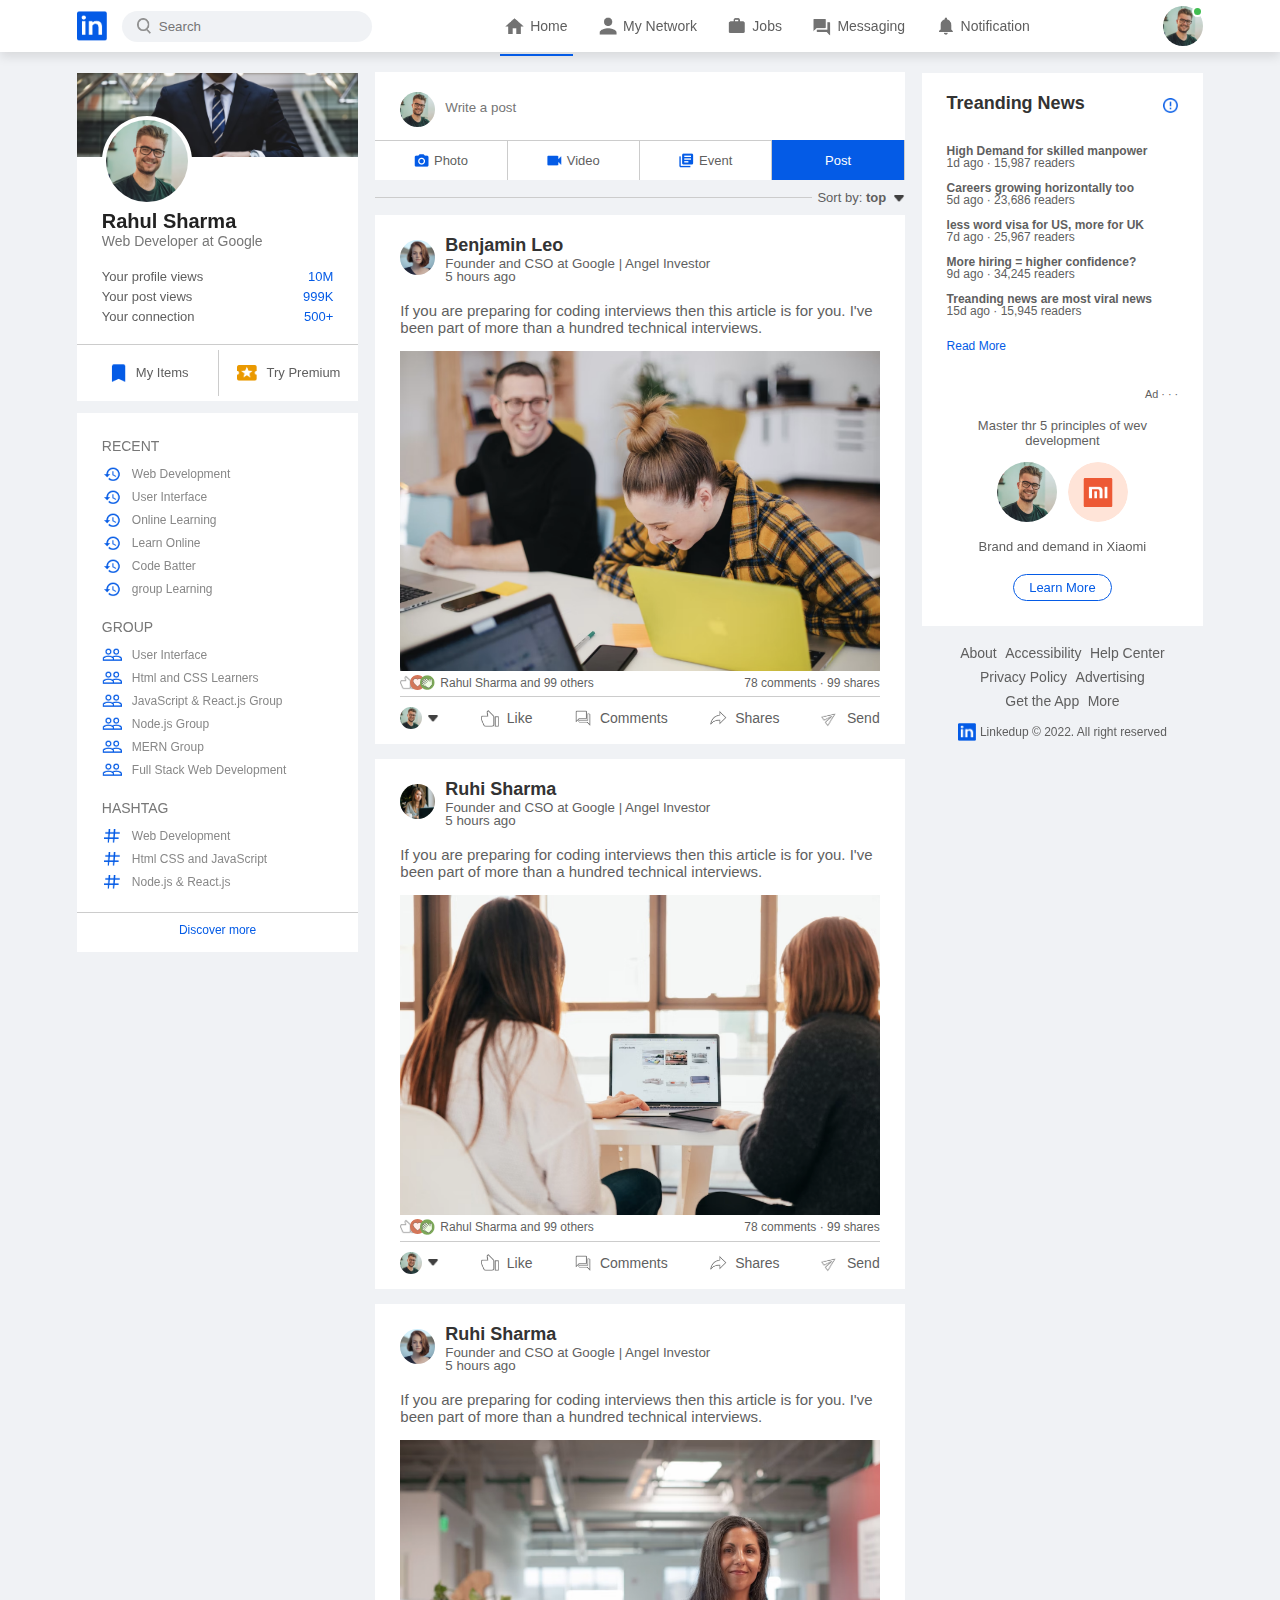
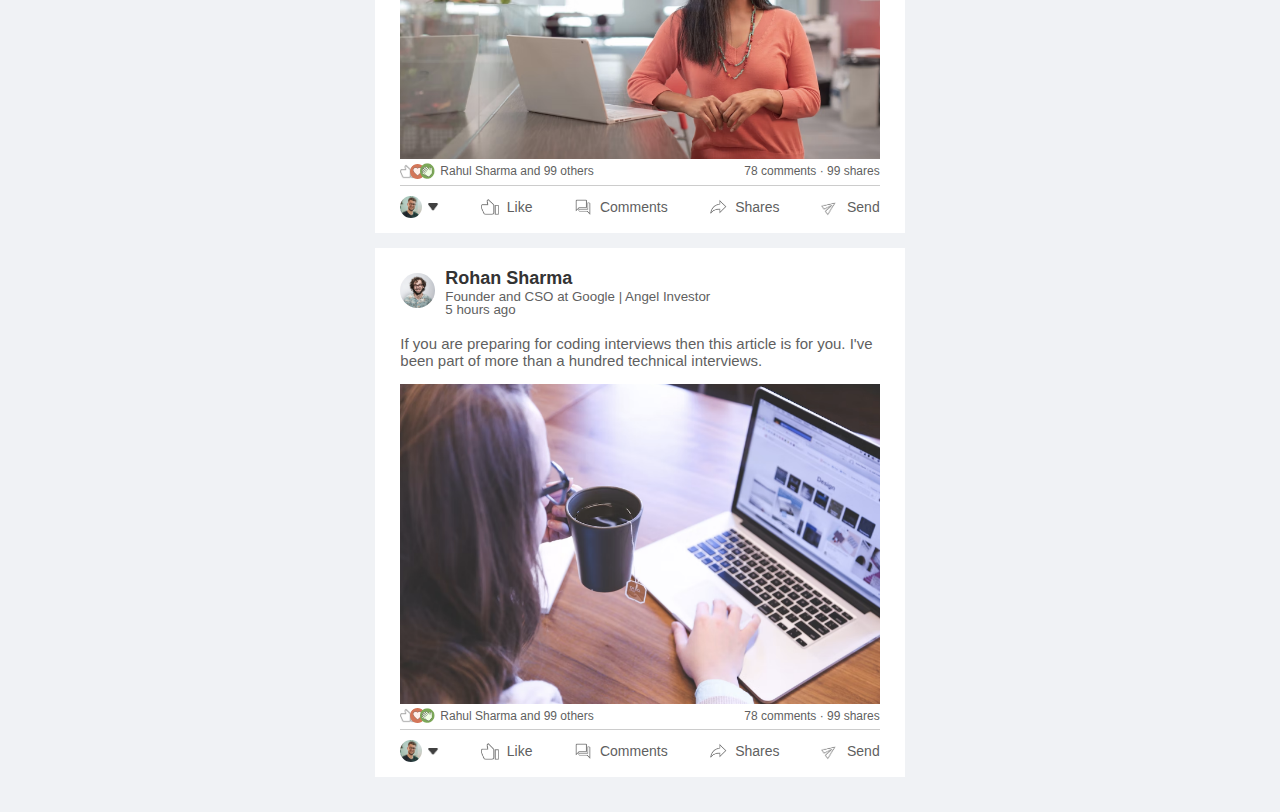
<file: index.html>
<!DOCTYPE html>
<html lang="en">

<head>
    <meta charset="UTF-8">
    <meta name="viewport" content="width=device-width, initial-scale=1.0">
    <title>Linkedin Clone</title>
    <link rel="stylesheet" href="style.css">
</head>

<body>
    <nav class="navbar">
        <div class="navbar-left">
            <a href="index.html" class="logo"> <img src="images/logo.png" alt="logo"></a>
            <div class="search-box">
                <img src="images/search.png" alt="search-box">
                <input type="text" placeholder="Search">
            </div>
        </div>
        <div class="navbar-center">
            <ul>
                <li><a href="#" class="active-link"> <img src="images/home.png" alt="home"> <span>Home</span></a></li>
                <li><a href="#"> <img src="images/network.png" alt="home"> <span>My Network</span></a></li>
                <li><a href="#"> <img src="images/jobs.png" alt="home"> <span>Jobs</span></a></li>
                <li><a href="#"> <img src="images/message.png" alt="home"> <span>Messaging</span></a></li>
                <li><a href="#"> <img src="images/notification.png" alt="home"> <span>Notification</span></a></li>
            </ul>
        </div>
        <div class="navbar-right">
            <div class="online">
                <img src="images/user-1.png" alt="user-profile" class="nav-profile-img" onclick="toggleMenu()">
            </div>
        </div>


        <!-- -----------profile-drop-down-menu------------ -->
        <div class="profile-menu-wrap" id="profileMenu">
            <div class="profile-menu">
                <div class="user-info">
                    <img src="images/user-1.png">
                    <div>
                        <h3>Rahul Sharma</h3>
                        <a href="profile.html">See your profile</a>
                    </div>
                </div>
                <hr>
                <a href="#" class="profile-menu-link">
                    <img src="images/feedback.png">
                    <p>Give Feedback</p>
                    <span>></span>
                </a>
                <a href="#" class="profile-menu-link">
                    <img src="images/setting.png">
                    <p>Setting & Privacy</p>
                    <span>></span>
                </a>
                <a href="#" class="profile-menu-link">
                    <img src="images/help.png">
                    <p>Help & Support</p>
                    <span>></span>
                </a>
                <a href="#" class="profile-menu-link">
                    <img src="images/display.png">
                    <p>Display & Accessibility</p>
                    <span>></span>
                </a>
                <a href="#" class="profile-menu-link">
                    <img src="images/logout.png">
                    <p>Logout</p>
                    <span>></span>
                </a>
            </div>
        </div>
    </nav>

    <!-- ----- navbar close ------ -->

    <div class="container">

        <!-- ----- left-sidebar ------ -->
        <div class="left-sidebar">
            <div class="sidebar-profile-box">
                <img src="images/cover-pic.png" alt="cover-pic" width="100%">
                <div class="sidebar-profile-info">
                    <img src="images/user-1.png" alt="user-1">
                    <h1>Rahul Sharma</h1>
                    <h3>Web Developer at Google</h3>
                    <ul>
                        <li>Your profile views <span>10M</span></li>
                        <li>Your post views <span>999K</span></li>
                        <li>Your connection <span>500+</span></li>
                    </ul>
                </div>
                <div class="sidebar-profile-link">
                    <a href="#"><img src="images/items.png" alt="items">My Items</a>
                    <a href="#"><img src="images/premium.png" alt="premium">Try Premium</a>
                </div>
            </div>
            <div class="sidebar-activity" id="sidebarActivity">
                <h3>RECENT</h3>
                <a href="#"><img src="images/recent.png" alt="recent">Web Development</a>
                <a href="#"><img src="images/recent.png" alt="recent">User Interface</a>
                <a href="#"><img src="images/recent.png" alt="recent">Online Learning</a>
                <a href="#"><img src="images/recent.png" alt="recent">Learn Online</a>
                <a href="#"><img src="images/recent.png" alt="recent">Code Batter</a>
                <a href="#"><img src="images/recent.png" alt="recent">group Learning</a>

                <h3>GROUP</h3>
                <a href="#"><img src="images/group.png" alt="group">User Interface</a>
                <a href="#"><img src="images/group.png" alt="group">Html and CSS Learners</a>
                <a href="#"><img src="images/group.png" alt="group">JavaScript & React.js Group</a>
                <a href="#"><img src="images/group.png" alt="group">Node.js Group</a>
                <a href="#"><img src="images/group.png" alt="group">MERN Group</a>
                <a href="#"><img src="images/group.png" alt="group">Full Stack Web Development</a>

                <h3>HASHTAG</h3>
                <a href="#"><img src="images/hashtag.png" alt="HASHTAG">Web Development</a>
                <a href="#"><img src="images/hashtag.png" alt="HASHTAG">Html CSS and JavaScript</a>
                <a href="#"><img src="images/hashtag.png" alt="HASHTAG">Node.js & React.js</a>

                <div class="discover-more-link">
                    <a href="#">Discover more</a>
                </div>
            </div>
            <p id="showmorelink" onclick="toggleActivity()">Show more <b>+</b>
            </p>

        </div>

        <!-- ----- main-content ------ -->
        <div class="main-content">
            <div class="create-post">
                <div class="create-post-input">
                    <img src="images/user-1.png">
                    <textarea rows="2" placeholder="Write a post"></textarea>
                </div>
                <div class="create-post-links">
                    <li><img src="images/photo.png">Photo</li>
                    <li><img src="images/video.png">Video</li>
                    <li><img src="images/event.png">Event</li>
                    <li>Post</li>
                </div>
            </div>
            <div class="sort-by">
                <hr>
                <p>Sort by: <span>top <img src="images/down-arrow.png"></span></p>
            </div>
            <div class="post">
                <div class="post-author">
                    <img src="images/user-3.png">
                    <div>
                        <h1>Benjamin Leo</h1>
                        <small>Founder and CSO at Google | Angel Investor</small>
                        <small>5 hours ago</small>
                    </div>
                </div>
                <p>If you are preparing for coding interviews then this article is for you. I've been part of more than
                    a hundred technical interviews.</p>
                <img src="images/post-image-1.png" width="100%">

                <div class="post-stats">
                    <div>
                        <img src="images/thumbsup.png">
                        <img src="images/love.png">
                        <img src="images/clap.png">
                        <span class="linked-users">Rahul Sharma and 99 others</span>
                    </div>
                    <div>
                        <span>78 comments &middot; 99 shares</span>
                    </div>
                </div>
                <div class="post-activity">
                    <div>
                        <img src="images/user-1.png" class="post-activity-user-icon">
                        <img src="images/down-arrow.png" class="post-activity-arrow-icon">
                    </div>
                    <div class="post-activity-link">
                        <img src="images/like.png">
                        <span>Like</span>
                    </div>
                    <div class="post-activity-link">
                        <img src="images/comment.png">
                        <span>Comments</span>
                    </div>
                    <div class="post-activity-link">
                        <img src="images/share.png">
                        <span>Shares</span>
                    </div>
                    <div class="post-activity-link">
                        <img src="images/send.png">
                        <span>Send</span>
                    </div>
                </div>
            </div>

            <div class="post">
                <div class="post-author">
                    <img src="images/user-4.png">
                    <div>
                        <h1>Ruhi Sharma</h1>
                        <small>Founder and CSO at Google | Angel Investor</small>
                        <small>5 hours ago</small>
                    </div>
                </div>
                <p>If you are preparing for coding interviews then this article is for you. I've been part of more than
                    a hundred technical interviews.</p>
                <img src="images/post-image-2.png" width="100%">

                <div class="post-stats">
                    <div>
                        <img src="images/thumbsup.png">
                        <img src="images/love.png">
                        <img src="images/clap.png">
                        <span class="linked-users">Rahul Sharma and 99 others</span>
                    </div>
                    <div>
                        <span>78 comments &middot; 99 shares</span>
                    </div>
                </div>
                <div class="post-activity">
                    <div>
                        <img src="images/user-1.png" class="post-activity-user-icon">
                        <img src="images/down-arrow.png" class="post-activity-arrow-icon">
                    </div>
                    <div class="post-activity-link">
                        <img src="images/like.png">
                        <span>Like</span>
                    </div>
                    <div class="post-activity-link">
                        <img src="images/comment.png">
                        <span>Comments</span>
                    </div>
                    <div class="post-activity-link">
                        <img src="images/share.png">
                        <span>Shares</span>
                    </div>
                    <div class="post-activity-link">
                        <img src="images/send.png">
                        <span>Send</span>
                    </div>
                </div>
            </div>

            <div class="post">
                <div class="post-author">
                    <img src="images/user-3.png">
                    <div>
                        <h1>Ruhi Sharma</h1>
                        <small>Founder and CSO at Google | Angel Investor</small>
                        <small>5 hours ago</small>
                    </div>
                </div>
                <p>If you are preparing for coding interviews then this article is for you. I've been part of more than
                    a hundred technical interviews.</p>
                <img src="images/post-image-3.png" width="100%">

                <div class="post-stats">
                    <div>
                        <img src="images/thumbsup.png">
                        <img src="images/love.png">
                        <img src="images/clap.png">
                        <span class="linked-users">Rahul Sharma and 99 others</span>
                    </div>
                    <div>
                        <span>78 comments &middot; 99 shares</span>
                    </div>
                </div>
                <div class="post-activity">
                    <div>
                        <img src="images/user-1.png" class="post-activity-user-icon">
                        <img src="images/down-arrow.png" class="post-activity-arrow-icon">
                    </div>
                    <div class="post-activity-link">
                        <img src="images/like.png">
                        <span>Like</span>
                    </div>
                    <div class="post-activity-link">
                        <img src="images/comment.png">
                        <span>Comments</span>
                    </div>
                    <div class="post-activity-link">
                        <img src="images/share.png">
                        <span>Shares</span>
                    </div>
                    <div class="post-activity-link">
                        <img src="images/send.png">
                        <span>Send</span>
                    </div>
                </div>
            </div>

            <div class="post">
                <div class="post-author">
                    <img src="images/user-2.png">
                    <div>
                        <h1>Rohan Sharma</h1>
                        <small>Founder and CSO at Google | Angel Investor</small>
                        <small>5 hours ago</small>
                    </div>
                </div>
                <p>If you are preparing for coding interviews then this article is for you. I've been part of more than
                    a hundred technical interviews.</p>
                <img src="images/post-image-4.png" width="100%">

                <div class="post-stats">
                    <div>
                        <img src="images/thumbsup.png">
                        <img src="images/love.png">
                        <img src="images/clap.png">
                        <span class="linked-users">Rahul Sharma and 99 others</span>
                    </div>
                    <div>
                        <span>78 comments &middot; 99 shares</span>
                    </div>
                </div>
                <div class="post-activity">
                    <div>
                        <img src="images/user-1.png" class="post-activity-user-icon">
                        <img src="images/down-arrow.png" class="post-activity-arrow-icon">
                    </div>
                    <div class="post-activity-link">
                        <img src="images/like.png">
                        <span>Like</span>
                    </div>
                    <div class="post-activity-link">
                        <img src="images/comment.png">
                        <span>Comments</span>
                    </div>
                    <div class="post-activity-link">
                        <img src="images/share.png">
                        <span>Shares</span>
                    </div>
                    <div class="post-activity-link">
                        <img src="images/send.png">
                        <span>Send</span>
                    </div>
                </div>
            </div>

        </div>

        <!-- ----- right-sidebar ------ -->
        <div class="right-sidebar">
            <div class="sidebar-news">
                <img src="images/more.png" class="info-icon">
                <h3>Treanding News</h3>
                <a href="#">High Demand for skilled manpower</a>
                <span>1d ago &middot; 15,987 readers</span>

                <a href="#">Careers growing horizontally too</a>
                <span>5d ago &middot; 23,686 readers</span>

                <a href="#">less word visa for US, more for UK</a>
                <span>7d ago &middot; 25,967 readers</span>

                <a href="#">More hiring = higher confidence?</a>
                <span>9d ago &middot; 34,245 readers</span>

                <a href="#">Treanding news are most viral news</a>
                <span>15d ago &middot; 15,945 readers</span>

                <a href="#" class="read-more-link">Read More</a>
            </div>

            <div class="sidebar-ad">
                <small>Ad &middot; &middot; &middot;</small>
                <p>Master thr 5 principles of wev development </p>
                <div>
                    <img src="images/user-1.png">
                    <img src="images/mi-logo.png">
                </div>
                <b>Brand and demand in Xiaomi</b>
                <a href="#" class="ad-link">Learn More</a>
            </div>

            <div class="sidebar-useful-links">
                <a href="#">About</a>
                <a href="#">Accessibility</a>
                <a href="#">Help Center</a>
                <a href="#">Privacy Policy</a>
                <a href="#">Advertising</a>
                <a href="#">Get the App</a>
                <a href="#">More</a>

                <div class="copyright-msg">
                    <img src="images/logo.png">
                    <p>Linkedup &#169; 2022. All right reserved</p>

                </div>
            </div>

        </div>
    </div>

    <!-- <script src="script.js"></script> -->
    <script>
        let profileMenu = document.getElementById("profileMenu");

        function toggleMenu() {
            profileMenu.classList.toggle("open-menu");
        }
    </script>
    <script>
        let sidebarActivity = document.getElementById("sidebarActivity");
        let morelink = document.getElementById("showmorelink");

        function toggleActivity() {
            sidebarActivity.classList.toggle("open-activity");

            if (sidebarActivity.classList.contains("open-activity")) {
                morelink.innerHTML = "Show Less <b>-</b>";
            }
            else {
                morelink.innerHTML = "Show More <b>+</b>";
            }
        }

    </script>
</body>

</html>
</file>
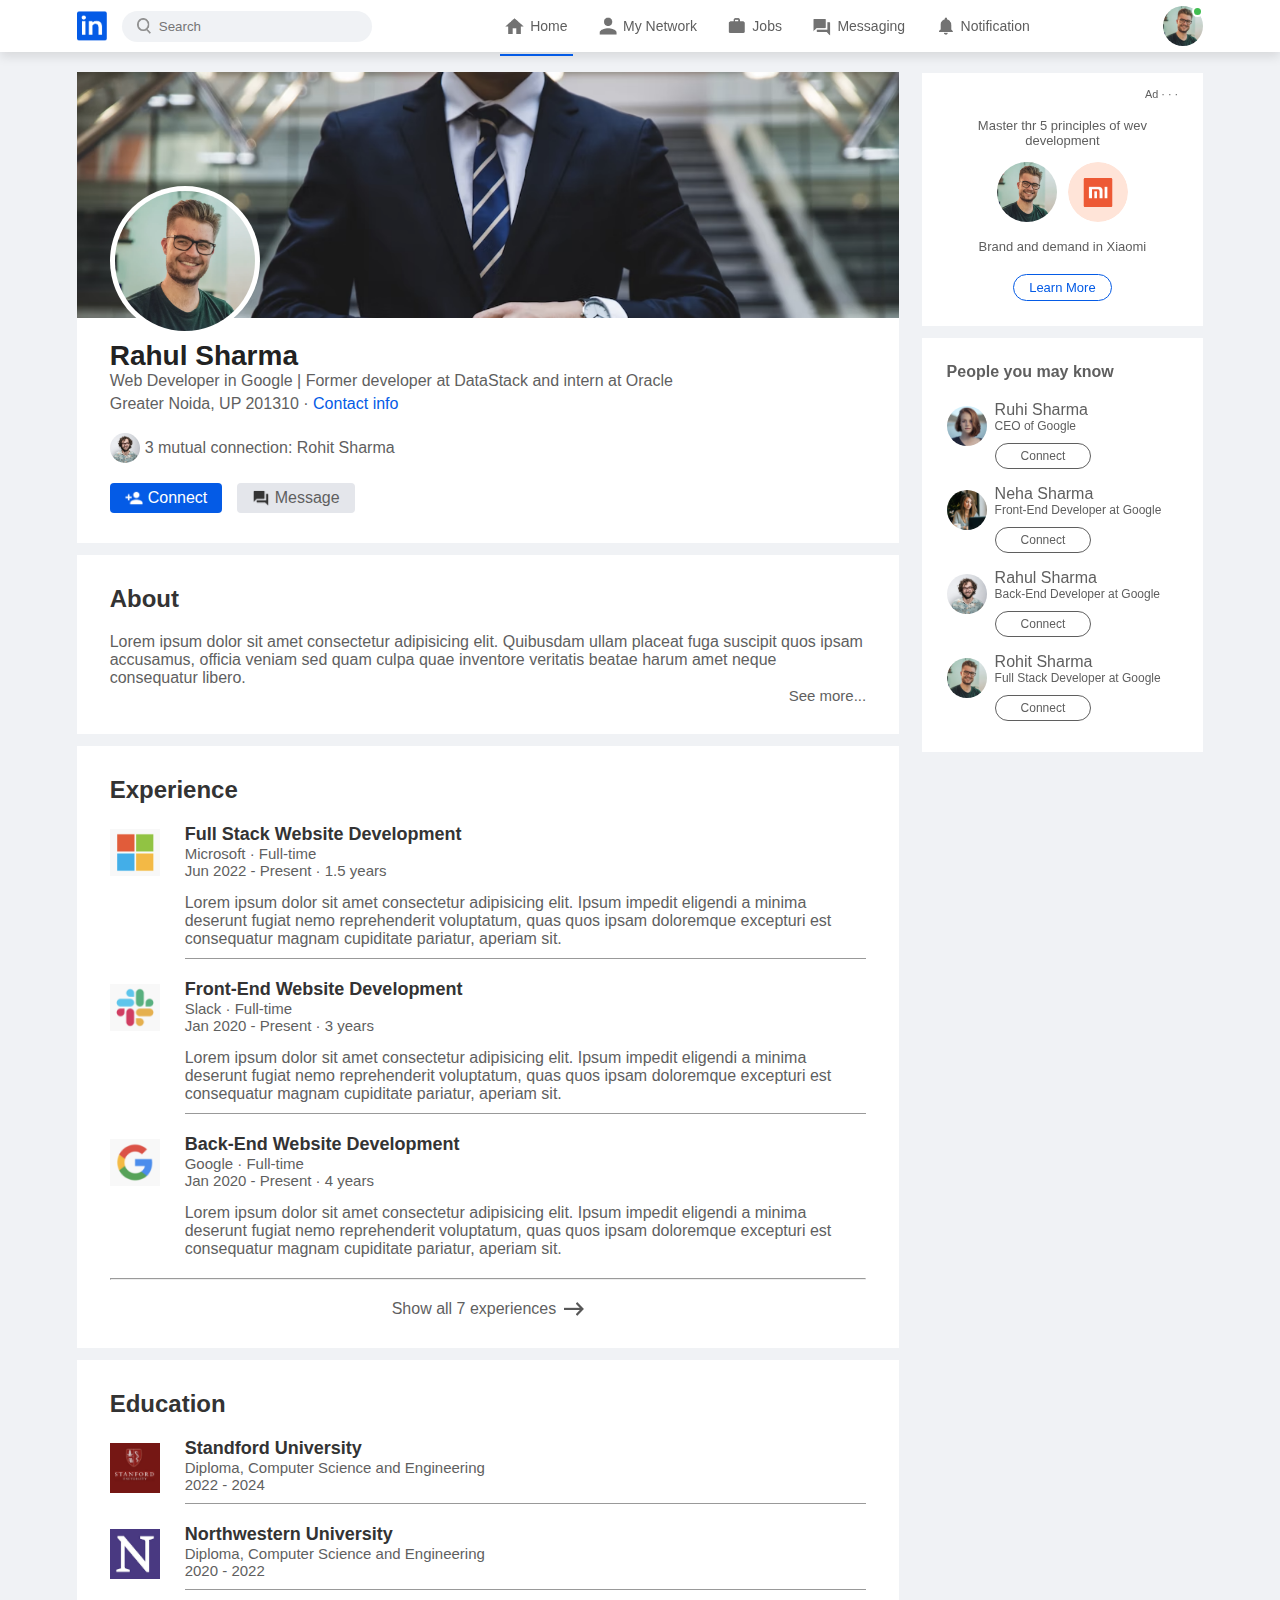
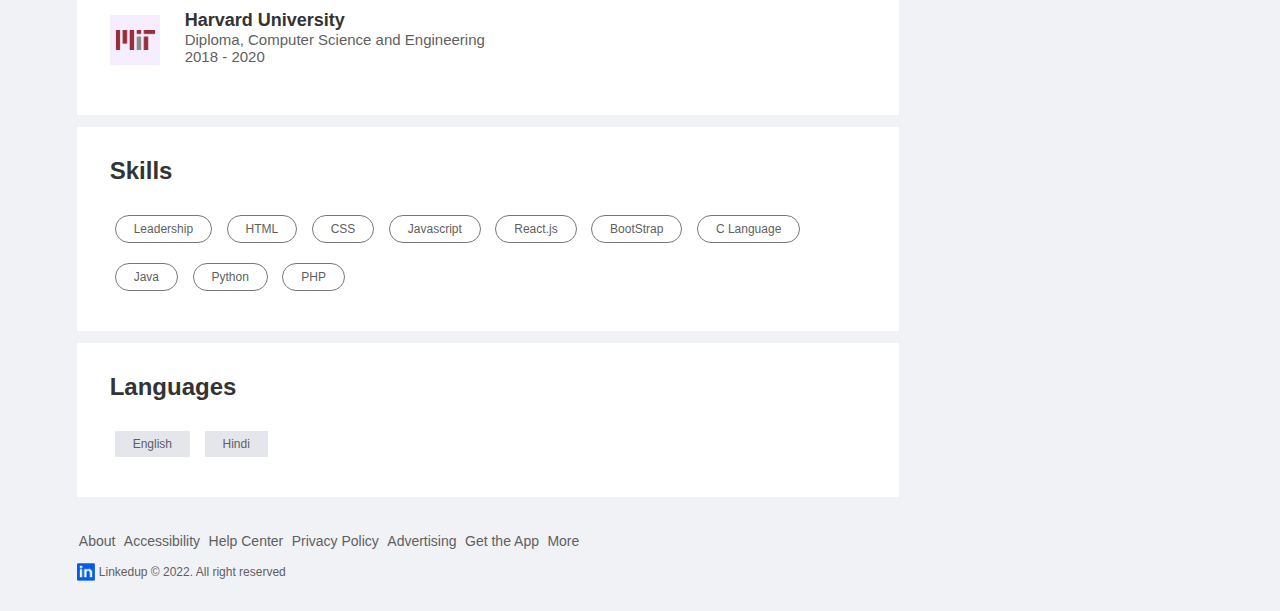
<file: profile.html>
<!DOCTYPE html>
<html lang="en">

<head>
    <meta charset="UTF-8">
    <meta name="viewport" content="width=device-width, initial-scale=1.0">
    <title>Linkedin Clone</title>
    <link rel="stylesheet" href="style.css">
</head>

<body>
    <nav class="navbar">
        <div class="navbar-left">
            <a href="index.html" class="logo"> <img src="images/logo.png" alt="logo"></a>
            <div class="search-box">
                <img src="images/search.png" alt="search-box">
                <input type="text" placeholder="Search">
            </div>
        </div>
        <div class="navbar-center">
            <ul>
                <li><a href="#" class="active-link"> <img src="images/home.png" alt="home"> <span>Home</span></a></li>
                <li><a href="#"> <img src="images/network.png" alt="home"> <span>My Network</span></a></li>
                <li><a href="#"> <img src="images/jobs.png" alt="home"> <span>Jobs</span></a></li>
                <li><a href="#"> <img src="images/message.png" alt="home"> <span>Messaging</span></a></li>
                <li><a href="#"> <img src="images/notification.png" alt="home"> <span>Notification</span></a></li>
            </ul>
        </div>
        <div class="navbar-right">
            <div class="online">
                <img src="images/user-1.png" alt="user-profile" class="nav-profile-img" onclick="toggleMenu()">
            </div>
        </div>


        <!-- -----------profile-drop-down-menu------------ -->
        <div class="profile-menu-wrap" id="profileMenu">
            <div class="profile-menu">
                <div class="user-info">
                    <img src="images/user-1.png">
                    <div>
                        <h3>Rahul Sharma</h3>
                        <a href="profile.html">See your profile</a>
                    </div>
                </div>
                <hr>
                <a href="#" class="profile-menu-link">
                    <img src="images/feedback.png">
                    <p>Give Feedback</p>
                    <span>></span>
                </a>
                <a href="#" class="profile-menu-link">
                    <img src="images/setting.png">
                    <p>Setting & Privacy</p>
                    <span>></span>
                </a>
                <a href="#" class="profile-menu-link">
                    <img src="images/help.png">
                    <p>Help & Support</p>
                    <span>></span>
                </a>
                <a href="#" class="profile-menu-link">
                    <img src="images/display.png">
                    <p>Display & Accessibility</p>
                    <span>></span>
                </a>
                <a href="#" class="profile-menu-link">
                    <img src="images/logout.png">
                    <p>Logout</p>
                    <span>></span>
                </a>
            </div>
        </div>
    </nav>

    <!-- ----- navbar close ------ -->
    <div class="container">
        <div class="profile-main">
            <div class="profile-container">
                <img src="images/cover-pic.png" width="100%">
                <div class="profile-container-inner">
                    <img src="images/user-1.png" class="profile-pic">
                    <h1>Rahul Sharma</h1>
                    <b>Web Developer in Google | Former developer at DataStack and intern at Oracle</b>
                    <p>Greater Noida, UP 201310 &middot;
                        <a href="#">Contact info</a>
                    </p>

                    <div class="mutual-connection">
                        <img src="images/user-2.png">
                        <span>3 mutual connection: Rohit Sharma</span>
                    </div>
                    <div class="profile-btn">
                        <a href="#" class="primery-btn"><img src="images/connect.png">Connect</a>
                        <a href="#"><img src="images/chat.png">Message</a>
                    </div>

                </div>
            </div>

            <div class="profile-description">
                <h2>About</h2>
                <p>Lorem ipsum dolor sit amet consectetur adipisicing elit. Quibusdam ullam placeat fuga suscipit quos
                    ipsam accusamus, officia veniam sed quam culpa quae inventore veritatis beatae harum amet neque
                    consequatur libero.</p>
                <a href="#" class="see-more-link">See more...</a>
            </div>
            <div class="profile-description">
                <h2>Experience</h2>
                <div class="profile-desc-row">
                    <img src="images/microsoft.png">
                    <div>
                        <h3>Full Stack Website Development</h3>
                        <b>Microsoft &middot; Full-time</b>
                        <b>Jun 2022 - Present &middot; 1.5 years</b>
                        <p>Lorem ipsum dolor sit amet consectetur adipisicing elit. Ipsum impedit eligendi a minima
                            deserunt fugiat nemo reprehenderit voluptatum, quas quos ipsam doloremque excepturi est
                            consequatur magnam cupiditate pariatur, aperiam sit.</p>
                        <hr>
                    </div>
                </div>

                <div class="profile-desc-row">
                    <img src="images/slack.png">
                    <div>
                        <h3>Front-End Website Development</h3>
                        <b>Slack &middot; Full-time</b>
                        <b>Jan 2020 - Present &middot; 3 years</b>
                        <p>Lorem ipsum dolor sit amet consectetur adipisicing elit. Ipsum impedit eligendi a minima
                            deserunt fugiat nemo reprehenderit voluptatum, quas quos ipsam doloremque excepturi est
                            consequatur magnam cupiditate pariatur, aperiam sit.</p>
                        <hr>
                    </div>
                </div>
                <div class="profile-desc-row">
                    <img src="images/google.png">
                    <div>
                        <h3>Back-End Website Development</h3>
                        <b>Google &middot; Full-time</b>
                        <b>Jan 2020 - Present &middot; 4 years</b>
                        <p>Lorem ipsum dolor sit amet consectetur adipisicing elit. Ipsum impedit eligendi a minima
                            deserunt fugiat nemo reprehenderit voluptatum, quas quos ipsam doloremque excepturi est
                            consequatur magnam cupiditate pariatur, aperiam sit.</p>
                    </div>
                </div>
                <hr>
                <a href="#" class="experience-link">Show all 7 experiences <img src="images/right-arrow.png"></a>
            </div>
            <div class="profile-description">
                <h2>Education</h2>
                <div class="profile-desc-row">
                    <img src="images/stanford.png">
                    <div>
                        <h3>Standford University</h3>
                        <b>Diploma, Computer Science and Engineering</b>
                        <b>2022 - 2024</b>
                        <hr>
                    </div>
                </div>
                <div class="profile-desc-row">
                    <img src="images/north.png">
                    <div>
                        <h3>Northwestern University</h3>
                        <b>Diploma, Computer Science and Engineering</b>
                        <b>2020 - 2022</b>
                        <hr>
                    </div>
                </div>
                <div class="profile-desc-row">
                    <img src="images/mit.png">
                    <div>
                        <h3>Harvard University</h3>
                        <b>Diploma, Computer Science and Engineering</b>
                        <b>2018 - 2020</b>
                    </div>
                </div>

            </div>
            <div class="profile-description">
                <h2>Skills</h2>
                <a href="#" class="skills-btn">Leadership</a>
                <a href="#" class="skills-btn">HTML</a>
                <a href="#" class="skills-btn">CSS</a>
                <a href="#" class="skills-btn">Javascript</a>
                <a href="#" class="skills-btn">React.js</a>
                <a href="#" class="skills-btn">BootStrap</a>
                <a href="#" class="skills-btn">C Language</a>
                <a href="#" class="skills-btn">Java</a>
                <a href="#" class="skills-btn">Python</a>
                <a href="#" class="skills-btn">PHP</a>
            </div>
            <div class="profile-description">
                <h2>Languages</h2>
                <a href="#" class="language-btn">English</a>
                <a href="#" class="language-btn">Hindi</a>
            </div>

        </div>
        <!-- profile-sidebar -->
        <div class="profile-sidebar">
            <div class="sidebar-ad">
                <small>Ad &middot; &middot; &middot;</small>
                <p>Master thr 5 principles of wev development </p>
                <div>
                    <img src="images/user-1.png">
                    <img src="images/mi-logo.png">
                </div>
                <b>Brand and demand in Xiaomi</b>
                <a href="#" class="ad-link">Learn More</a>
            </div>
            <div class="sidebar-people">
                <h3>People you may know</h3>
                <div class="sidebar-people-row">
                    <img src="images/user-3.png">
                    <div>
                        <h2>Ruhi Sharma</h2>
                        <p>CEO of Google</p>
                        <a href="#">Connect</a>
                    </div>
                </div>
                <div class="sidebar-people-row">
                    <img src="images/user-4.png">
                    <div>
                        <h2>Neha Sharma</h2>
                        <p>Front-End Developer at Google</p>
                        <a href="#">Connect</a>
                    </div>
                </div>
                <div class="sidebar-people-row">
                    <img src="images/user-2.png">
                    <div>
                        <h2>Rahul Sharma</h2>
                        <p>Back-End Developer at Google</p>
                        <a href="#">Connect</a>
                    </div>
                </div>
                <div class="sidebar-people-row">
                    <img src="images/user-1.png">
                    <div>
                        <h2>Rohit Sharma</h2>
                        <p>Full Stack Developer at Google</p>
                        <a href="#">Connect</a>
                    </div>
                </div>
            </div>


        </div>
    </div>
    <div class="profile-footer">
        <div class="sidebar-useful-links">
            <a href="#">About</a>
            <a href="#">Accessibility</a>
            <a href="#">Help Center</a>
            <a href="#">Privacy Policy</a>
            <a href="#">Advertising</a>
            <a href="#">Get the App</a>
            <a href="#">More</a>

            <div class="copyright-msg">
                <img src="images/logo.png">
                <p>Linkedup &#169; 2022. All right reserved</p>

            </div>
        </div>
    </div>

    <!-- javascript code -->
    <script>
        let profileMenu = document.getElementById("profileMenu");

        function toggleMenu() {
            profileMenu.classList.toggle("open-menu");
        }
    </script>
</body>

</html>
</file>
<file: style.css>
* {
    margin: 0;
    padding: 0;
    box-sizing: border-box;
    font-family: sans-serif;
}

body {
    background-color: #f0f2f5;
    color: #5f5f5f;
}

a {
    text-decoration: none;
    color: #5f5f5f;
}

.navbar {
    display: flex;
    align-items: center;
    justify-content: space-between;
    background-color: #fff;
    padding: 6px 6%;
    position: sticky;
    top: 0;
    z-index: 100;
    box-shadow: 0 5px 10px rgba(0, 0, 0, 0.1);

}

.logo img {
    width: 30px;
    margin-right: 15px;
    display: block;
}

.navbar-center ul li {
    display: inline-block;
    list-style: none;
}

.navbar-center ul li a {
    display: flex;
    align-items: center;
    font-size: 14px;
    margin: 5px 8px;
    padding-right: 5px;
    position: relative;
}

.navbar-center ul li a::after {
    content: '';
    width: 0;
    height: 2px;
    background: #045be6;
    position: absolute;
    bottom: -15px;
    transition: width 0.3s;
}

.navbar-center ul li a:hover::after,
.navbar-center ul li a.active-link::after {
    width: 100%;
}

.navbar-center ul li a img {
    width: 30px;
}

.nav-profile-img {
    width: 40px;
    border-radius: 50%;
    display: block;
    cursor: pointer;
    position: relative;
}

.online {
    position: relative;
}

.online::after {
    content: '';
    width: 7px;
    height: 7px;
    border: 2px solid #fff;
    border-radius: 50%;
    top: 0;
    right: 0;
    background-color: #41bd51;
    position: absolute;
}

.search-box {
    background-color: #f0f2f5;
    width: 250px;
    border-radius: 20px;
    display: flex;
    align-items: center;
    padding: 0 15px;
}

.navbar-left {
    display: flex;
    align-items: center;
}

.search-box img {
    width: 14px;
}

.search-box input {
    width: 100%;
    background: transparent;
    padding: 8px;
    outline: none;
    border: 0;
}

/* ----- navbar end ------ */
.container {
    padding: 20px 6%;
    display: flex;
    flex-wrap: wrap;
    justify-content: space-between;
}

.sidebar-profile-link {
    display: flex;
    align-items: center;
    border-top: 1px solid #ccc;
}

.sidebar-profile-link a {
    flex-basis: 50%;
    display: flex;
    align-items: center;
    justify-content: center;
    padding: 15px 0;
    font-size: 13px;
    border-left: 1px solid #ccc;
}

.sidebar-profile-link a:first-child {
    border-left: 0;
}

.sidebar-profile-link a img {
    width: 20px;
    margin-right: 10px;
}

.sidebar-activity {
    background: #fff;
    padding: 5px 25px;
    margin: 12px 0;
}

.sidebar-activity h3 {
    color: #777;
    font-size: 14px;
    font-weight: 500;
    margin: 20px 0 10px;
}

.sidebar-activity a {
    display: flex;
    align-items: center;
    font-size: 12px;
    font-weight: 500;
    color: #888;
    margin: 3px 0;
}

.sidebar-activity a img {
    width: 20px;
    margin-right: 10px;
}


/* --------left-sidebar------- */
.left-sidebar {
    flex-basis: 25%;
    align-self: flex-start;
    position: sticky;
    top: 73px;
}

.sidebar-profile-box {
    background: #fff;
}

.sidebar-profile-info {
    padding: 0 25px;
}

.sidebar-profile-info img {
    width: 90px;
    border-radius: 50%;
    background: #fff;
    padding: 4px;
    margin-top: -45px;
}

.sidebar-profile-info h1 {
    font-size: 20px;
    font-weight: 600;
    color: #222;
}

.sidebar-profile-info h3 {
    font-size: 14px;
    font-weight: 500;
    color: #777;
}

.sidebar-profile-info ul {
    list-style: none;
    margin: 20px 0;
}

.sidebar-profile-info ul li {
    width: 100%;
    margin: 5px 0;
    font-size: 13px;
}

.sidebar-profile-info ul li span {
    float: right;
    color: #045be6;
}

.discover-more-link {
    border-top: 1px solid #ccc;
    text-align: center;
    margin-top: 20px;
    margin-left: -25px;
    margin-right: -25px;
}

.discover-more-link a {
    color: #045be6;
    display: inline-block;
    margin: 10px 0;
}


/* --------right-sidebar------- */
.right-sidebar {
    flex-basis: 25%;
    align-self: flex-start;
    position: sticky;
    top: 73px;
}

.sidebar-news {
    background: #fff;
    padding: 10px 25px;
}

.info-icon {
    width: 15px;
    float: right;
    margin-top: 15px;
}

.sidebar-news h3 {
    font-size: 18px;
    font-weight: 600;
    color: #333;
    margin: 10px 0 30px;
}

.sidebar-news a {
    display: block;
    font-size: 12px;
    font-weight: 600;
    margin-top: 10px;
    margin-bottom: -5px;
}

.sidebar-news span {
    font-size: 12px;
}

.sidebar-news .read-more-link {
    color: #045be6;
    font-weight: 500;
    margin: 20px 0 10px;
}

.sidebar-ad {
    background: #fff;
    padding: 15px 25px;
    text-align: center;
    margin: 12px 0;
    font-size: 13px;
}

.sidebar-ad img {
    width: 60px;
    border-radius: 50%;
    margin: 4px;
}

.sidebar-ad small {
    float: right;
    font-weight: 500;
}

.sidebar-ad p {
    margin-top: 30px;
    margin-bottom: 10px;
}

.sidebar-ad b {
    display: block;
    font-weight: 500;
    margin-top: 10px;
}

.ad-link {
    display: inline-block;
    border: 1px solid #045be6;
    border-radius: 30px;
    padding: 5px 15px;
    color: #045be6;
    font-weight: 500;
    margin: 20px auto 10px;
}

.sidebar-useful-links {
    padding: 15px 25px;
    text-align: center;
}

.sidebar-useful-links a {
    display: inline-block;
    font-size: 14px;
    margin: 4px 2px;
}

.copyright-msg {
    display: flex;
    align-items: center;
    justify-content: center;
    font-size: 12px;
    margin-top: 10px;
    font-weight: 500;
}

.copyright-msg img {
    width: 18px;
    margin-right: 4px;

}



/* --------main-content------- */
.main-content {
    flex-basis: 47%;
    align-self: flex-start;
}

.create-post {
    background: #fff;
}

.create-post-input {
    padding: 20px 25px 10px;
    display: flex;
    align-items: flex-start;
}

.create-post-input img {
    width: 35px;
    border-radius: 50%;
    margin-right: 10px;
}

.create-post-input textarea {
    width: 100%;
    border: 0;
    outline: 0;
    resize: none;
    background: transparent;
    margin-top: 8px;
}

::placeholder {
    font-weight: 500;
}

.create-post-links {
    display: flex;
    align-items: flex-start;
}

.create-post-links li {
    list-style: none;
    border-top: 1px solid #ccc;
    border-right: 1px solid #ccc;
    flex-basis: 25%;
    height: 40px;
    font-size: 13px;
    display: flex;
    align-items: center;
    justify-content: center;
    cursor: pointer;
}

.create-post-links li img {
    width: 15px;
    margin-right: 5PX;
}

.create-post-links li:last-child {
    background: #045be6;
    color: #fff;
    border-top: 0;
    border-radius: 0;
}

.sort-by {
    display: flex;
    align-items: center;
    margin: 10px 0;
}

.sort-by hr {
    flex: 1;
    border: 0;
    height: 1px;
    background: #ccc;
}

.sort-by p {
    font-size: 13px;
    padding-left: 5px;
}

.sort-by p span {
    font-weight: 600;
    cursor: pointer;
}

.sort-by p span img {
    width: 12px;
    margin-left: 3px;
}

.post {
    background: #fff;
    padding: 20px 25px 5px;
    margin: 5px 0 15px;
}

.post-author {
    display: flex;
    align-items: flex-start;
    margin-bottom: 20px;
}

.post-author img {
    width: 35px;
    border-radius: 50%;
    margin-right: 10px;
    margin-top: 5px;
}

.post-author h1 {
    font-size: 18px;
    font-weight: 600;
    color: #333;
}

.post-author small {
    display: block;
    margin-bottom: -2px;
}

.post p {
    font-size: 15px;
    margin-bottom: 15px;
}

.post-stats {
    display: flex;
    flex-wrap: wrap;
    align-items: center;
    justify-content: space-between;
    font-size: 12px;
    border-bottom: 1px solid #ccc;
    padding-bottom: 6px;
}

.post-stats div {
    display: flex;
    align-items: center;
}

.post-stats img {
    width: 15px;
    margin-right: -5px;
}

.linked-users {
    margin-left: 10px;
}

.post-activity {
    display: flex;
    align-items: center;
    justify-content: space-between;
    padding: 10px 0;
    font-size: 14px;
    font-weight: 500;
}

.post-activity div {
    display: flex;
    align-items: center;
}

.post-activity-user-icon {
    width: 22px;
    border-radius: 50%;
}

.post-activity-arrow-icon {
    width: 12px;
    margin-left: 5px;
}

.post-activity-link img {
    width: 18px;
    margin-right: 8px;
}

/* <!-- -----------profile-drop-down-menu------------ --> */
.profile-menu-wrap {
    position: absolute;
    top: 100%;
    right: 5%;
    width: 320px;
    max-height: 0;
    overflow: hidden;
    transform: max-height 0.5s;
}

.profile-menu-wrap.open-menu {
    max-height: 400px;
}

.profile-menu {
    background: #222;
    color: #fff;
    padding: 20px;
    margin: 10px;
}

.user-info {
    display: flex;
    align-items: center;
}

.user-info img {
    width: 50px;
    border-radius: 50%;
    margin-right: 15px;
}

.user-info h3 {
    font-weight: 500;
    margin-bottom: -7px;
}

.user-info a {
    color: #c9dbf8;
}

.profile-menu hr {
    border: 0;
    height: 1px;
    width: 100%;
    background: #fff;
    margin: 15px 0 10px;
}

.profile-menu-link {
    display: flex;
    align-items: center;
    color: #fff;
    margin: 12px 0;
    font-size: 14px;
}

.profile-menu-link p {
    width: 100%;
}

.profile-menu-link img {
    width: 35px;
    border-radius: 50%;
    margin-right: 15px;
}

/* profile-page */

.profile-main {
    flex-basis: 73%;
}

.profile-sidebar {
    flex-basis: 25%;
    align-self: flex-start;
    position: sticky;
    top: 73px;
}

.profile-container {
    background: #fff;
}

.profile-container-inner {
    padding: 0 4% 10px;
}

.profile-pic {
    width: 150px;
    border-radius: 50%;
    margin-top: -75%;
    padding: 5px;
    background: #fff;
}

.profile-container h1 {
    font-size: 28px;
    font-weight: 600;
    color: #222;
}

.profile-container b {
    font-weight: 500;
}

.profile-container p {
    margin-top: 5px;
}

.profile-container p a {
    color: #045be6;
    font-weight: 500;
}

.mutual-connection {
    display: flex;
    align-items: center;
    margin: 20px 0;
}

.mutual-connection img {
    width: 30px;
    border-radius: 50%;
    margin-right: 5px;
}

.profile-btn {
    margin: 20px 0;
}

.profile-btn a {
    display: inline-flex;
    align-items: center;
    background: #e4e6eb;
    padding: 6px 15px;
    border-radius: 4px;
    margin-right: 10px;
}

.profile-btn a img {
    width: 18px;
    margin-right: 5px;
}

.primery-btn.primery-btn {
    background: #045be6;
    color: #fff;
}

.profile-description {
    background: #fff;
    padding: 20px 4% 30px;
    margin: 12px 0;
}

.profile-description h2 {
    color: #333;
    margin: 10px 0 20px;
    font-weight: 600;
}

.see-more-link {
    display: block;
    text-align: right;
    font-size: 15px;
}

.profile-desc-row {
    display: flex;
    align-items: flex-start;
    margin: 20px 0;
}

.profile-desc-row img {
    width: 50px;
    margin-right: 25px;
    margin-top: 5px;
}

.profile-desc-row div {
    width: 100%;
}

.profile-desc-row h3 {
    font-size: 18px;
    font-weight: 600;
    color: #333;
}

.profile-desc-row b {
    display: block;
    font-weight: 500;
    font-size: 15px;
}

.profile-desc-row p {
    margin-top: 15px;
}

.profile-desc-row hr {
    border: 0;
    border-bottom: 1px solid #999;
    margin-top: 10px
}

.experience-link {
    display: flex;
    align-items: center;
    justify-content: center;
    padding-top: 20px;
    font-weight: 500;
}

.experience-link img {
    width: 20px;
    margin-left: 8px;
}

.skills-btn {
    display: inline-block;
    margin: 10px 5px;
    padding: 6px 18px;
    border: 1px solid #777;
    border-radius: 30px;
    font-size: 12px;
    font-weight: 500;
}

.language-btn {
    display: inline-block;
    margin: 10px 5px;
    padding: 6px 18px;
    background: #e4e6eb;
    font-size: 12px;
    font-weight: 500;
}

/* profile-right-sidebar */

.profile-sidebar {
    margin: 0;
}

.sidebar-ad {
    margin: 0;
}

.sidebar-people {
    background-color: #fff;
    padding: 15px 25px;
    margin: 12px 0;
    font-size: 12px;
}

.sidebar-people h3 {
    font-size: 16px;
    font-weight: 600;
    margin: 10px 0 20px;
}

.sidebar-people-row {
    display: flex;
    align-items: flex-start;
    margin: 6px 0;
}

.sidebar-people-row img {
    width: 40px;
    border-radius: 50%;
    margin-right: 8px;
    margin-top: 5px;
}

.sidebar-people-row h2 {
    font-weight: 500;
    font-size: 16px;
}

.sidebar-people-row a {
    display: inline-block;
    margin: 10px 0;
    padding: 5px 25px;
    border: 1px solid #5f5f5f;
    border-radius: 30px;
    font-weight: 500;
}

.profile-footer {
    padding: 0 6% 30px;
}

.profile-footer .sidebar-useful-links {
    text-align: left;
    padding: 0;
}

.profile-footer .copyright-msg {
    justify-content: flex-start;
}
#showmorelink{
    display: none;
}

/* -----------------media query for small screen----------- */

@media only screen and (max-width: 600px) {
    .search-box {
        background: transparent;
        width: auto;
        padding: 0;
    }

    .search-box input {
        width: 0;
        padding: 0;
    }

    .navbar-center ul li a span {
        display: none;
    }

    .navbar-center ul li a {
        padding-right: 0;
        margin: 5px;
    }

    .nav-profile-img {
        width: 30px;
    }

    .container {
        padding: 15px 3%;
    }

    .left-sidebar,
    .right-sidebar {
        flex-basis: 100%;
        position: relative;
        top: unset;
    }

    .main-content {
        flex-basis: 100%;
    }

    .post-stats div {
        margin: 2px 0;
    }
    .post-activity-link span{
        display: none;
    }
    .post-activity-link img{
        margin-right: 0;
    }
    .profile-main, .profile-sidebar{
        flex-basis: 100%;
    }
    .profile-container{
        font-size: 14px;
    }
    .profile-pic{
        width: 100px;
        margin-top: -50px;
    }
    .profile-description{
        font-size: 14px;
    }

    #showmorelink{
        display: block;
        width: fit-content;
        margin: 10px auto;
        font-size: 14px;
        cursor: pointer;
    }
    .sidebar-activity{
        display: none;
    }
    .sidebar-activity.open-activity{
        display: block;
    }

}
</file>
